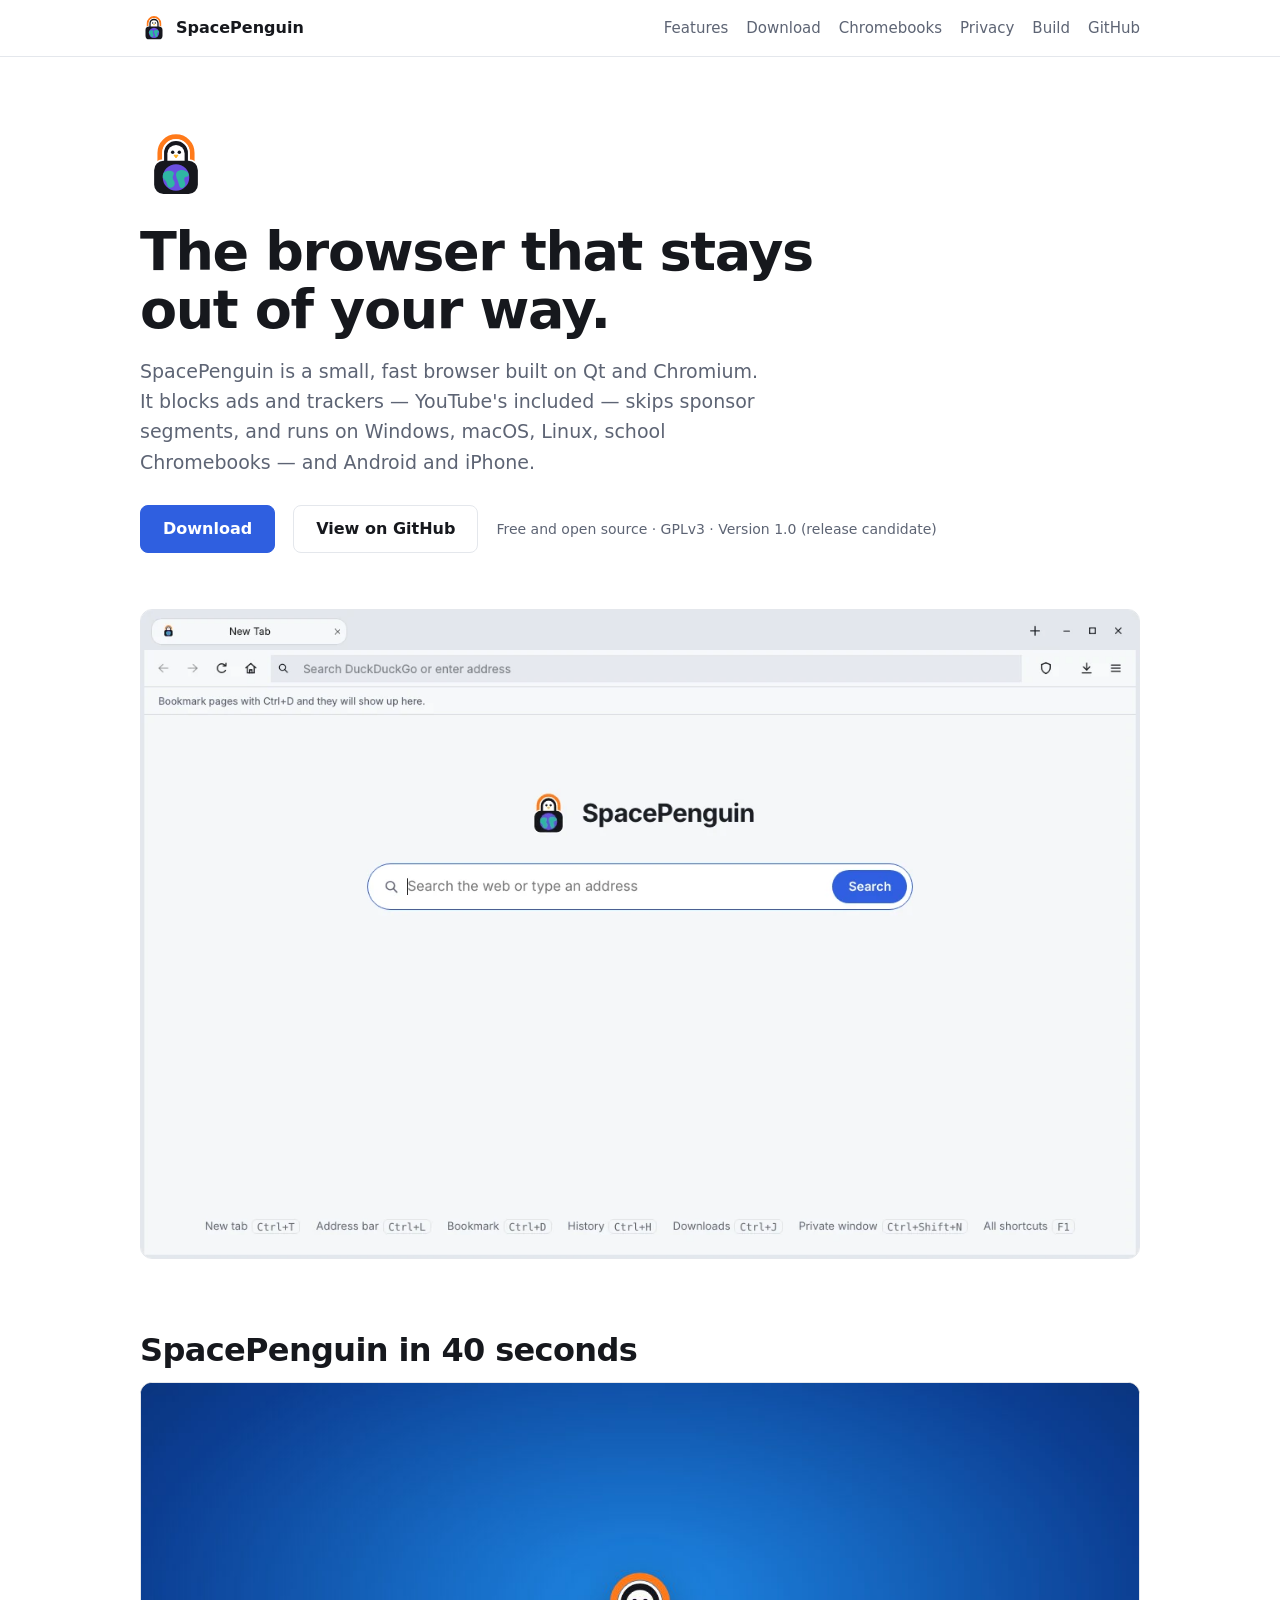
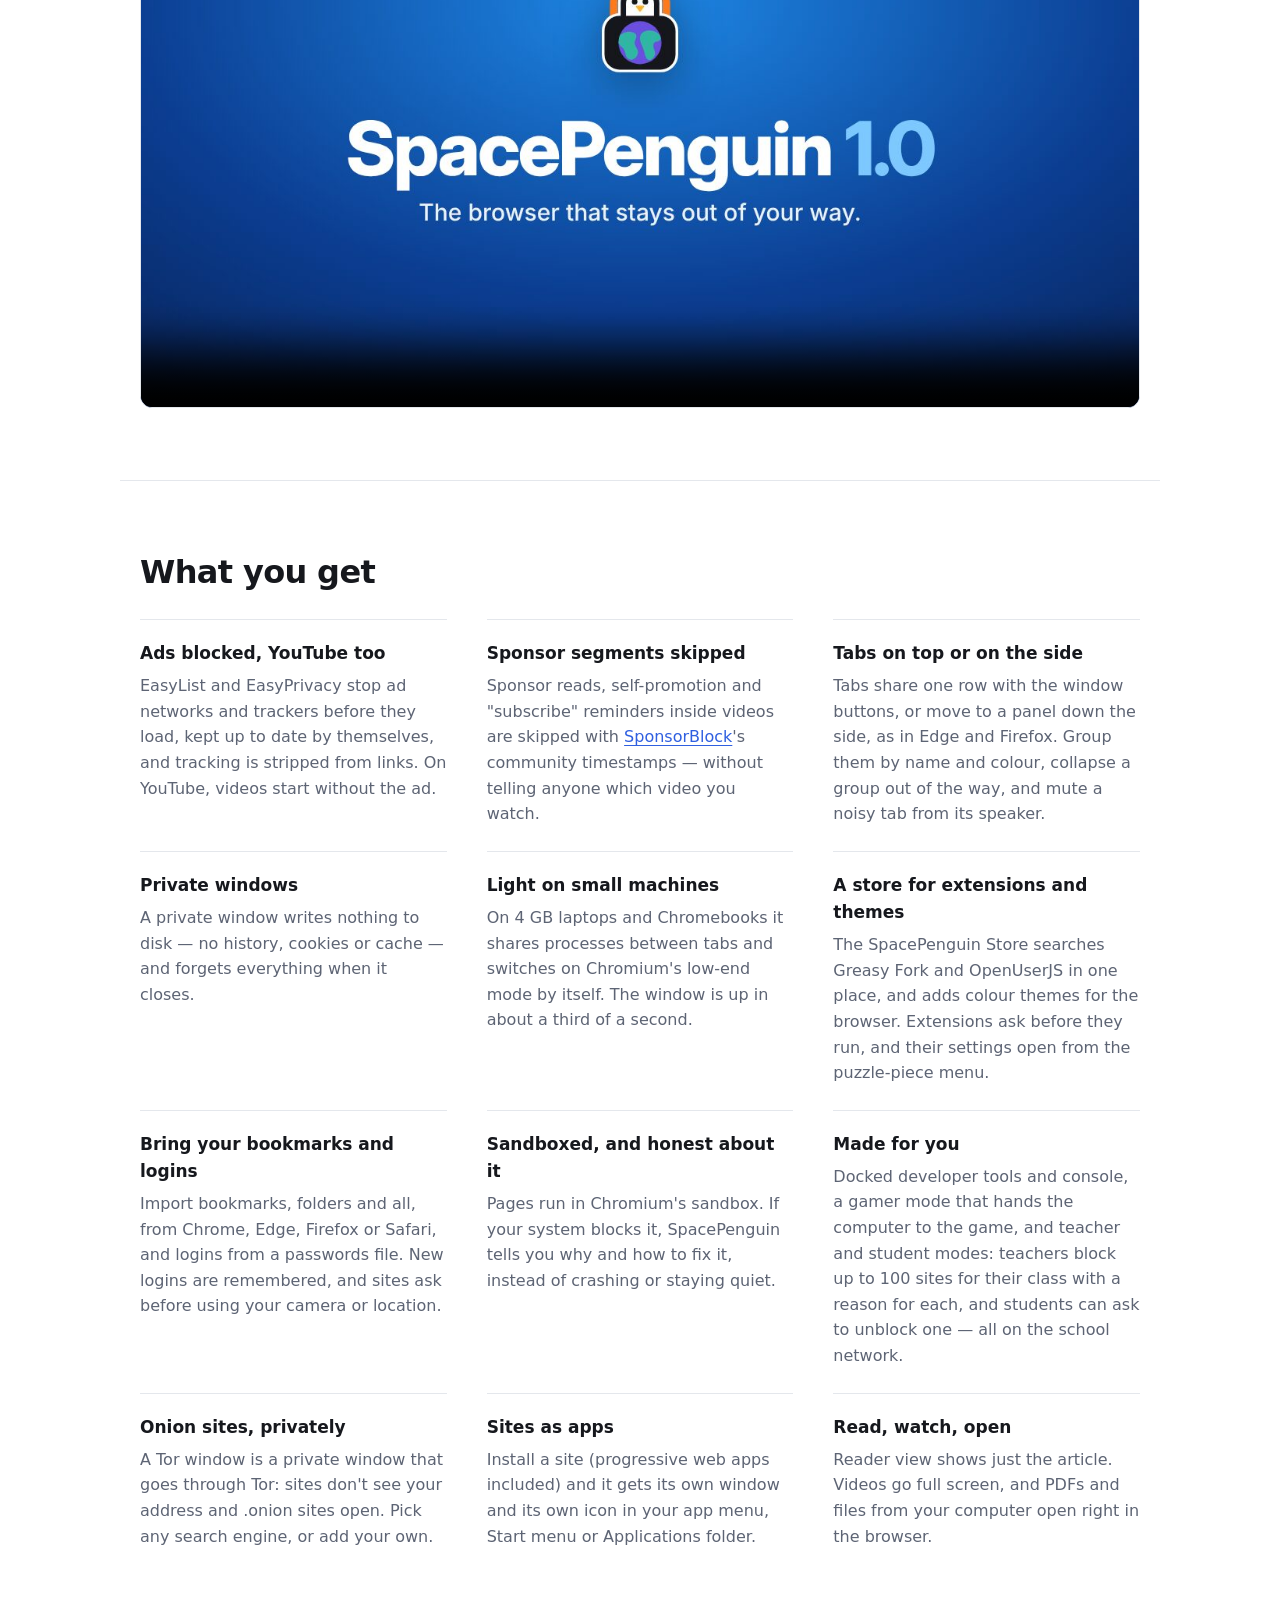
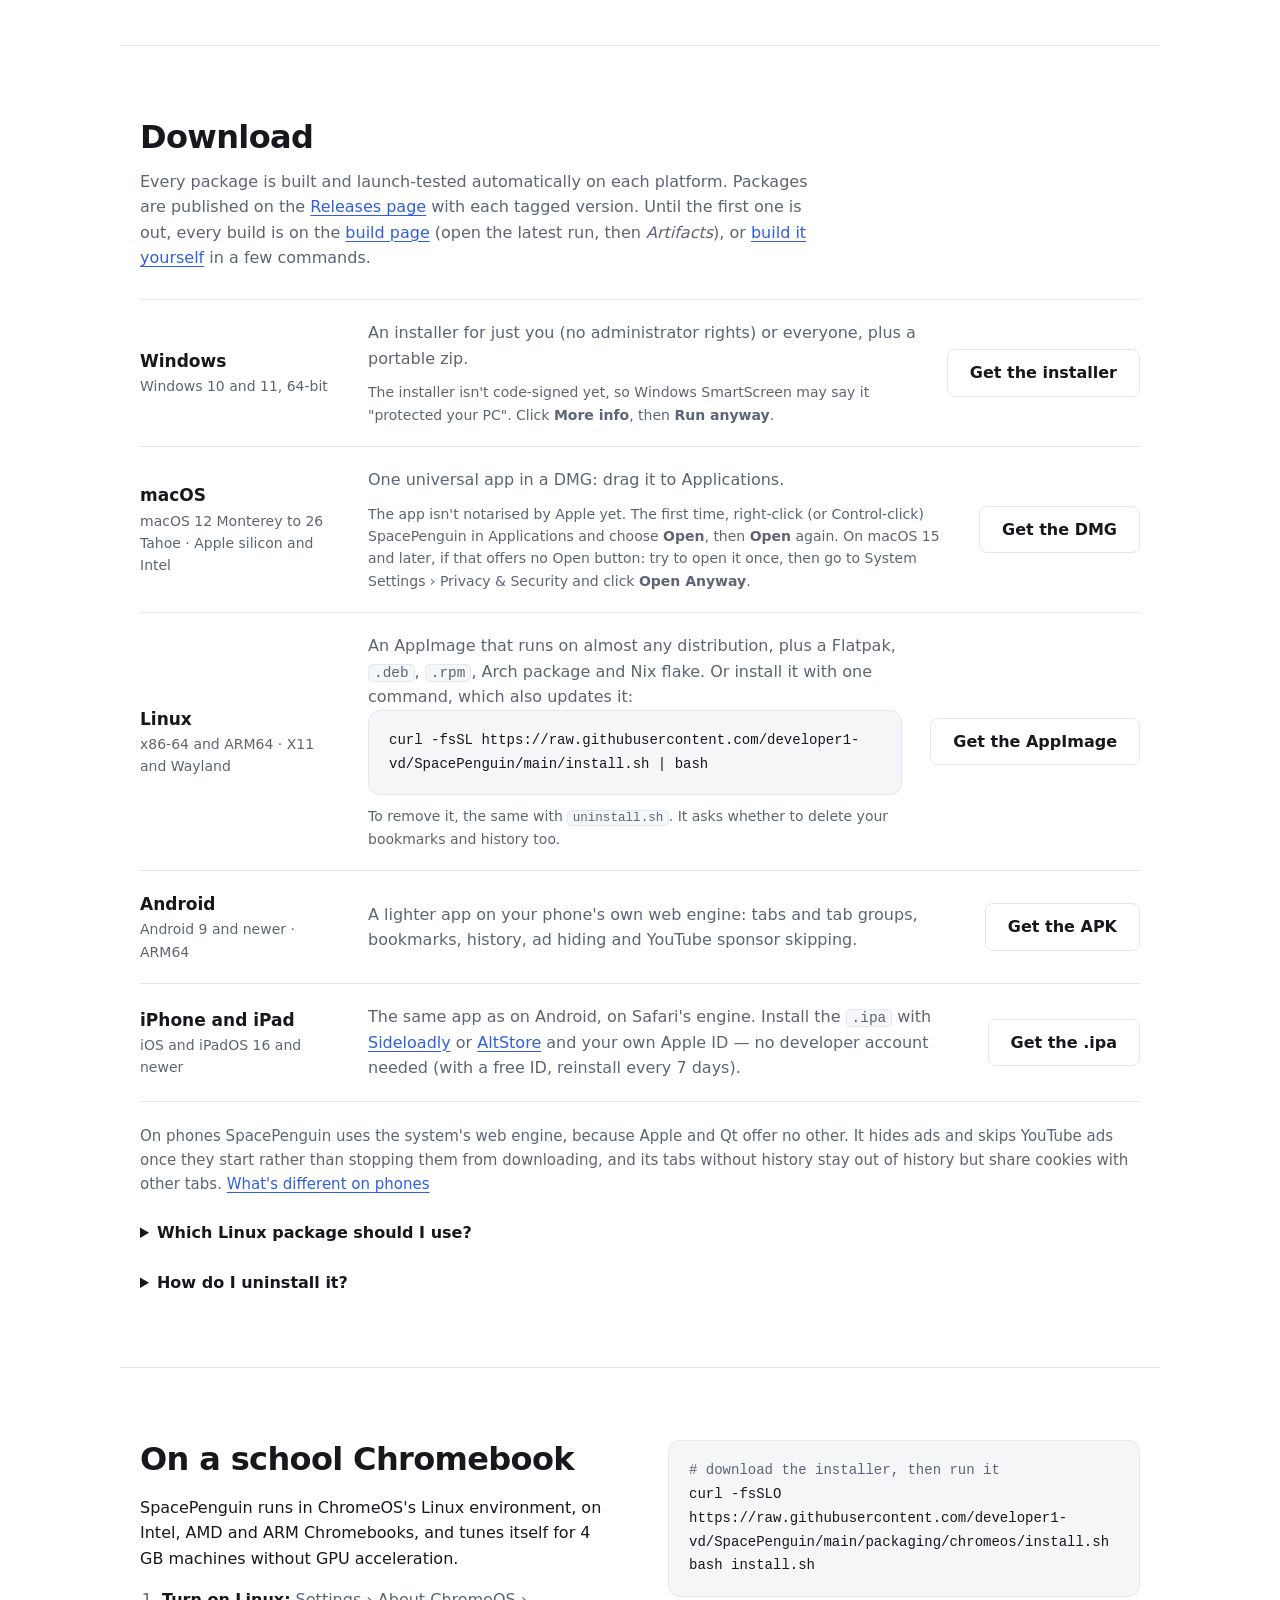
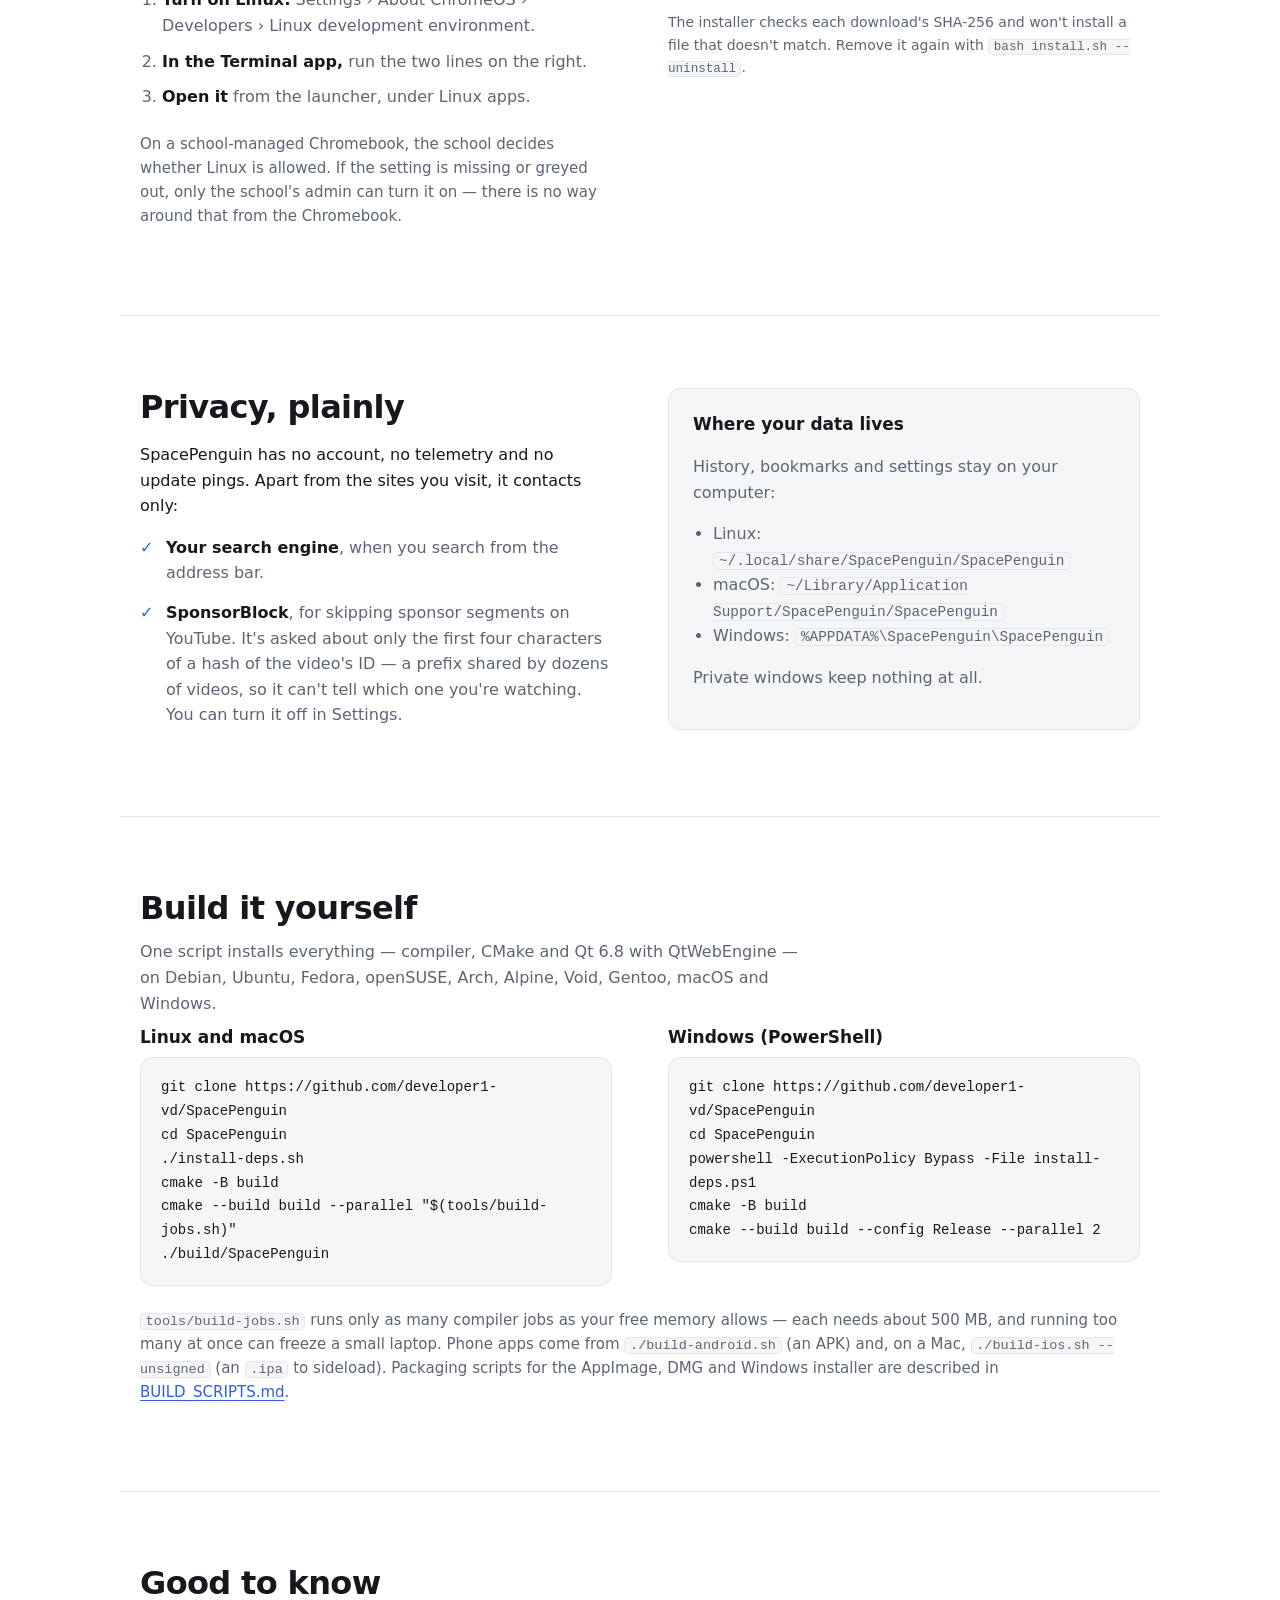
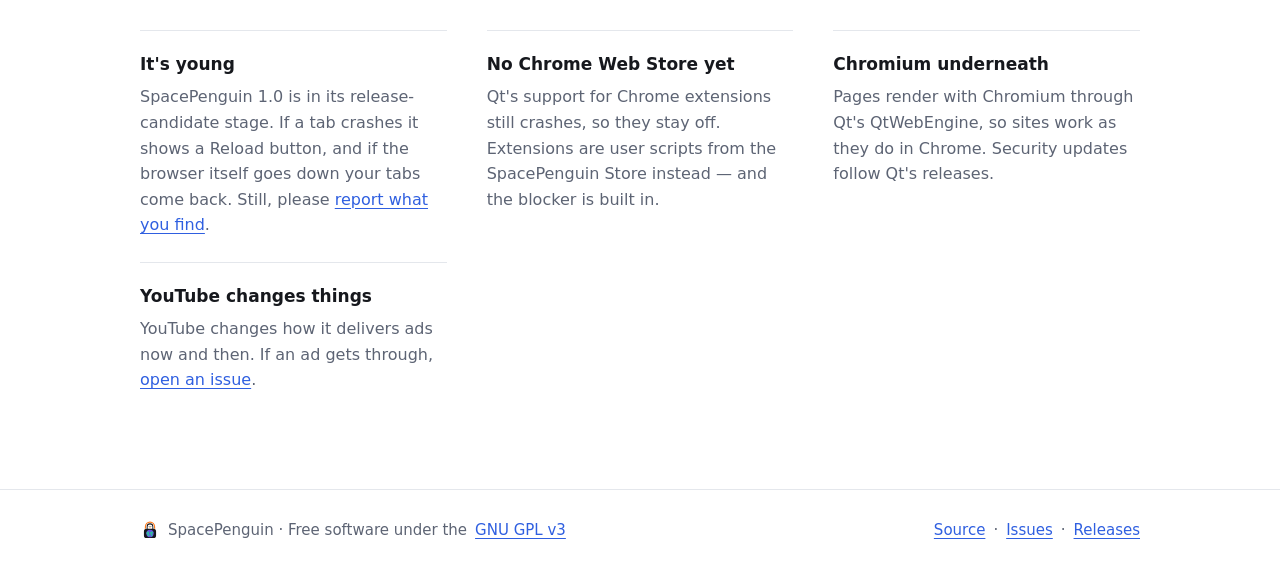
<file: docs/index.html>
<!DOCTYPE html>
<html lang="en">
<head>
<meta charset="utf-8">
<meta name="viewport" content="width=device-width, initial-scale=1">
<title>SpacePenguin — a fast, private browser</title>
<meta name="description" content="SpacePenguin is a lightweight, cross-platform browser built on Qt and Chromium. It blocks ads (YouTube's too), skips sponsor segments, and runs on Windows, macOS, Linux and Chromebooks.">
<meta name="color-scheme" content="light dark">
<meta property="og:title" content="SpacePenguin">
<meta property="og:description" content="A fast, private, cross-platform browser that blocks ads — YouTube's too.">
<meta property="og:image" content="assets/screenshot-dark.webp">
<link rel="icon" type="image/svg+xml" href="assets/logo.svg">
<link rel="icon" type="image/png" href="assets/favicon.png">
<link rel="stylesheet" href="style.css">
</head>
<body>
<a class="skip" href="#main">Skip to content</a>

<header class="site-header">
  <nav class="wrap nav" aria-label="Main">
    <a class="brand" href="#top"><img src="assets/logo.svg" alt="" width="28" height="28"> SpacePenguin</a>
    <ul>
      <li><a href="#features">Features</a></li>
      <li><a href="#download">Download</a></li>
      <li><a href="#chromebook">Chromebooks</a></li>
      <li><a href="#privacy">Privacy</a></li>
      <li><a href="#build">Build</a></li>
      <li><a href="https://github.com/developer1-vd/SpacePenguin">GitHub</a></li>
    </ul>
  </nav>
</header>

<main id="main">

<section class="hero wrap" id="top">
    <img class="hero-icon" src="assets/logo.svg" alt="" width="72" height="72">
    <h1>The browser that stays out of your way.</h1>
    <p class="lede">SpacePenguin is a small, fast browser built on Qt and Chromium. It blocks ads
      and trackers — YouTube's included — skips sponsor segments, and runs on
      Windows, macOS, Linux, school Chromebooks — and Android and iPhone.</p>
    <p class="cta">
      <a class="button" href="#download">Download</a>
      <a class="button ghost" href="https://github.com/developer1-vd/SpacePenguin">View on GitHub</a>
      <span class="fineprint">Free and open source · GPLv3 · Version 1.0 (release candidate)</span>
    </p>
    <picture class="shot">
      <source srcset="assets/screenshot-dark.webp" media="(prefers-color-scheme: dark)">
      <img src="assets/screenshot-light.webp" width="1200" height="780"
           alt="SpacePenguin's window: a row of tabs with the window buttons, an address bar, and the start page with a search box.">
    </picture>
</section>

<section id="trailer" class="wrap section">
  <h2>SpacePenguin in 40 seconds</h2>
  <video class="trailer" controls preload="none" playsinline width="1280" height="800"
         poster="assets/trailer-poster.jpg" aria-label="SpacePenguin trailer">
    <source src="assets/trailer.mp4" type="video/mp4">
    <a href="assets/trailer.mp4">Watch the trailer (MP4, 3 MB)</a>
  </video>
</section>

<section id="features" class="wrap section">
  <h2>What you get</h2>
  <div class="list">
    <article>
      <h3>Ads blocked, YouTube too</h3>
      <p>EasyList and EasyPrivacy stop ad networks and trackers before they load, kept up
        to date by themselves, and tracking is stripped from links. On YouTube, videos start
        without the ad.</p>
    </article>
    <article>
      <h3>Sponsor segments skipped</h3>
      <p>Sponsor reads, self-promotion and "subscribe" reminders inside videos are skipped
        with <a href="https://sponsor.ajay.app">SponsorBlock</a>'s community timestamps —
        without telling anyone which video you watch.</p>
    </article>
    <article>
      <h3>Tabs on top or on the side</h3>
      <p>Tabs share one row with the window buttons, or move to a panel down the side,
        as in Edge and Firefox. Group them by name and colour, collapse a group out of the
        way, and mute a noisy tab from its speaker.</p>
    </article>
    <article>
      <h3>Private windows</h3>
      <p>A private window writes nothing to disk — no history, cookies or cache — and
        forgets everything when it closes.</p>
    </article>
    <article>
      <h3>Light on small machines</h3>
      <p>On 4 GB laptops and Chromebooks it shares processes between tabs and switches on
        Chromium's low-end mode by itself. The window is up in about a third of a second.</p>
    </article>
    <article>
      <h3>A store for extensions and themes</h3>
      <p>The SpacePenguin Store searches Greasy Fork and OpenUserJS in one place, and adds
        colour themes for the browser. Extensions ask before they run, and their settings
        open from the puzzle-piece menu.</p>
    </article>
    <article>
      <h3>Bring your bookmarks and logins</h3>
      <p>Import bookmarks, folders and all, from Chrome, Edge, Firefox or Safari, and logins
        from a passwords file. New logins are remembered, and sites ask before using your
        camera or location.</p>
    </article>
    <article>
      <h3>Sandboxed, and honest about it</h3>
      <p>Pages run in Chromium's sandbox. If your system blocks it, SpacePenguin tells you
        why and how to fix it, instead of crashing or staying quiet.</p>
    </article>
    <article>
      <h3>Made for you</h3>
      <p>Docked developer tools and console, a gamer mode that hands the computer to
        the game, and teacher and student modes: teachers block up to
        100 sites for their class with a reason for each, and students can ask to unblock
        one — all on the school network.</p>
    </article>
    <article>
      <h3>Onion sites, privately</h3>
      <p>A Tor window is a private window that goes through Tor: sites don't see your
        address and .onion sites open. Pick any search engine, or add your own.</p>
    </article>
    <article>
      <h3>Sites as apps</h3>
      <p>Install a site (progressive web apps included) and it gets its own window and
        its own icon in your app menu, Start menu or Applications folder.</p>
    </article>
    <article>
      <h3>Read, watch, open</h3>
      <p>Reader view shows just the article. Videos go full screen, and PDFs and files from
        your computer open right in the browser.</p>
    </article>
  </div>
</section>

<section id="download" class="wrap section">
    <h2>Download</h2>
    <p class="section-lede">Every package is built and launch-tested automatically on each
      platform. Packages are published on the
      <a href="https://github.com/developer1-vd/SpacePenguin/releases">Releases page</a>
      with each tagged version. Until the first one is out, every build is on the
      <a href="https://github.com/developer1-vd/SpacePenguin/actions/workflows/build.yml">build
      page</a> (open the latest run, then <em>Artifacts</em>), or <a href="#build">build it
      yourself</a> in a few commands.</p>
    <div class="rows">
      <article class="row">
        <h3>Windows<span class="meta">Windows 10 and 11, 64-bit</span></h3>
        <div>
          <p>An installer for just you (no administrator rights) or everyone, plus a portable
            zip.</p>
          <p class="fineprint">The installer isn't code-signed yet, so Windows SmartScreen may
            say it "protected your PC". Click <strong>More info</strong>, then
            <strong>Run anyway</strong>.</p>
        </div>
        <a class="button ghost" href="https://github.com/developer1-vd/SpacePenguin/releases">Get the installer</a>
      </article>
      <article class="row">
        <h3>macOS<span class="meta">macOS 12 Monterey to 26 Tahoe · Apple silicon and Intel</span></h3>
        <div>
          <p>One universal app in a DMG: drag it to Applications.</p>
          <p class="fineprint">The app isn't notarised by Apple yet. The first time, right-click
            (or Control-click) SpacePenguin in Applications and choose <strong>Open</strong>, then
            <strong>Open</strong> again. On macOS 15 and later, if that offers no Open button: try to
            open it once, then go to System Settings › Privacy &amp; Security and click
            <strong>Open Anyway</strong>.</p>
        </div>
        <a class="button ghost" href="https://github.com/developer1-vd/SpacePenguin/releases">Get the DMG</a>
      </article>
      <article class="row">
        <h3>Linux<span class="meta">x86-64 and ARM64 · X11 and Wayland</span></h3>
        <div>
          <p>An AppImage that runs on almost any distribution, plus a Flatpak,
            <code>.deb</code>, <code>.rpm</code>, Arch package and Nix flake. Or install it with one
            command, which also updates it:</p>
          <pre class="code"><code>curl -fsSL https://raw.githubusercontent.com/developer1-vd/SpacePenguin/main/install.sh | bash</code></pre>
          <p class="fineprint">To remove it, the same with <code>uninstall.sh</code>. It asks whether
            to delete your bookmarks and history too.</p>
        </div>
        <a class="button ghost" href="https://github.com/developer1-vd/SpacePenguin/releases">Get the AppImage</a>
      </article>
      <article class="row">
        <h3>Android<span class="meta">Android 9 and newer · ARM64</span></h3>
        <p>A lighter app on your phone's own web engine: tabs and tab groups, bookmarks, history,
          ad hiding and YouTube sponsor skipping.</p>
        <a class="button ghost" href="https://github.com/developer1-vd/SpacePenguin/releases">Get the APK</a>
      </article>
      <article class="row">
        <h3>iPhone and iPad<span class="meta">iOS and iPadOS 16 and newer</span></h3>
        <p>The same app as on Android, on Safari's engine. Install the <code>.ipa</code> with
          <a href="https://sideloadly.io">Sideloadly</a> or <a href="https://altstore.io">AltStore</a>
          and your own Apple ID — no developer account needed (with a free ID, reinstall every 7 days).</p>
        <a class="button ghost" href="https://github.com/developer1-vd/SpacePenguin/releases">Get the .ipa</a>
      </article>
    </div>
    <p class="note">On phones SpacePenguin uses the system's web engine, because Apple and Qt
      offer no other. It hides ads and skips YouTube ads once they start rather than
      stopping them from downloading, and its tabs without history stay out of history but
      share cookies with other tabs.
      <a href="https://github.com/developer1-vd/SpacePenguin#phones-android-and-ios">What's different on phones</a></p>
    <details class="more">
      <summary>Which Linux package should I use?</summary>
      <ul>
        <li><strong>AppImage</strong> — any distribution from Ubuntu 22.04, Debian 12 and
          Fedora 36 on (ARM64: Ubuntu 24.04, Debian 13 and newer). For faster starts,
          install it once: <code>bash install.sh SpacePenguin-*.AppImage</code>.</li>
        <li><strong>.deb / .rpm</strong> — Debian 13, Ubuntu 25.04+, Fedora 41+, openSUSE
          Tumbleweed. They also set up the sandbox permission on Ubuntu.</li>
        <li><strong>Arch</strong> — <code>packaging/arch/PKGBUILD</code>.</li>
        <li><strong>Nix</strong> — <code>nix run github:developer1-vd/SpacePenguin</code>.</li>
        <li><strong>Flatpak</strong> — from SpacePenguin's own repository, which then keeps it
          up to date:
          <code>flatpak install --user https://developer1-vd.github.io/SpacePenguin/flatpak/spacepenguin.flatpakref</code>.
          Or download <code>SpacePenguin-x86_64.flatpak</code> (or <code>-aarch64</code>) from
          the releases and <code>flatpak install --user</code> it.</li>
      </ul>
    </details>
    <details class="more">
      <summary>How do I uninstall it?</summary>
      <ul>
        <li><strong>Linux and Chromebooks</strong> (installed with <code>install.sh</code>) —
          <code>curl -fsSL https://raw.githubusercontent.com/developer1-vd/SpacePenguin/main/uninstall.sh | bash</code>.
          It asks whether to delete your bookmarks, history and logins too.</li>
        <li><strong>Windows</strong> — Settings › Apps › SpacePenguin › Uninstall. Tick
          “Remove browsing data” to delete your data too.</li>
        <li><strong>macOS</strong> — drag SpacePenguin from Applications to the Bin.</li>
        <li><strong>.deb, .rpm, Arch, Flatpak</strong> — with your package manager, as any app.</li>
        <li><strong>Android and iPhone</strong> — touch and hold the icon, then remove it.</li>
      </ul>
    </details>
</section>

<section id="chromebook" class="wrap section">
  <div class="split">
  <div>
    <h2>On a school Chromebook</h2>
    <p>SpacePenguin runs in ChromeOS's Linux environment, on Intel, AMD and ARM
      Chromebooks, and tunes itself for 4 GB machines without GPU acceleration.</p>
    <ol class="steps">
      <li><strong>Turn on Linux:</strong> Settings › About ChromeOS › Developers › Linux
        development environment.</li>
      <li><strong>In the Terminal app,</strong> run the two lines on the right.</li>
      <li><strong>Open it</strong> from the launcher, under Linux apps.</li>
    </ol>
    <p class="note">On a school-managed Chromebook, the school decides whether Linux is
      allowed. If the setting is missing or greyed out, only the school's admin can turn
      it on — there is no way around that from the Chromebook.</p>
  </div>
  <div>
    <pre class="code" aria-label="Chromebook install commands"><code><span class="c"># download the installer, then run it</span>
curl -fsSLO https://raw.githubusercontent.com/developer1-vd/SpacePenguin/main/packaging/chromeos/install.sh
bash install.sh</code></pre>
    <p class="fineprint">The installer checks each download's SHA-256 and won't install a
      file that doesn't match. Remove it again with <code>bash install.sh --uninstall</code>.</p>
  </div>
  </div>
</section>

<section id="privacy" class="wrap section">
  <div class="split">
    <div>
      <h2>Privacy, plainly</h2>
      <p>SpacePenguin has no account, no telemetry and no update pings. Apart from the
        sites you visit, it contacts only:</p>
      <ul class="checks">
        <li><strong>Your search engine</strong>, when you search from the address bar.</li>
        <li><strong>SponsorBlock</strong>, for skipping sponsor segments on YouTube. It's asked
          about only the first four characters of a hash of the video's ID — a prefix shared by dozens
          of videos, so it can't tell which one you're watching. You can turn it off in
          Settings.</li>
      </ul>
    </div>
    <div class="aside">
      <h3>Where your data lives</h3>
      <p>History, bookmarks and settings stay on your computer:</p>
      <ul>
        <li>Linux: <code>~/.local/share/SpacePenguin/SpacePenguin</code></li>
        <li>macOS: <code>~/Library/Application Support/SpacePenguin/SpacePenguin</code></li>
        <li>Windows: <code>%APPDATA%\SpacePenguin\SpacePenguin</code></li>
      </ul>
      <p>Private windows keep nothing at all.</p>
    </div>
  </div>
</section>

<section id="build" class="wrap section">
  <h2>Build it yourself</h2>
  <p class="section-lede">One script installs everything — compiler, CMake and Qt 6.8 with
    QtWebEngine — on Debian, Ubuntu, Fedora, openSUSE, Arch, Alpine, Void, Gentoo, macOS
    and Windows.</p>
  <div class="split">
    <div>
      <h3>Linux and macOS</h3>
      <pre class="code"><code>git clone https://github.com/developer1-vd/SpacePenguin
cd SpacePenguin
./install-deps.sh
cmake -B build
cmake --build build --parallel "$(tools/build-jobs.sh)"
./build/SpacePenguin</code></pre>
    </div>
    <div>
      <h3>Windows (PowerShell)</h3>
      <pre class="code"><code>git clone https://github.com/developer1-vd/SpacePenguin
cd SpacePenguin
powershell -ExecutionPolicy Bypass -File install-deps.ps1
cmake -B build
cmake --build build --config Release --parallel 2</code></pre>
    </div>
  </div>
  <p class="note"><code>tools/build-jobs.sh</code> runs only as many compiler jobs as your
    free memory allows — each needs about 500 MB, and running too many at once can freeze a
    small laptop. Phone apps come from <code>./build-android.sh</code> (an APK) and, on a Mac,
    <code>./build-ios.sh --unsigned</code> (an <code>.ipa</code> to sideload). Packaging scripts for
    the AppImage, DMG and Windows installer are described in
    <a href="https://github.com/developer1-vd/SpacePenguin/blob/main/BUILD_SCRIPTS.md">BUILD_SCRIPTS.md</a>.</p>
</section>

<section id="limits" class="wrap section">
    <h2>Good to know</h2>
    <div class="list">
      <div>
        <h3>It's young</h3>
        <p>SpacePenguin 1.0 is in its release-candidate stage. If a tab crashes it shows a Reload button, and
          if the browser itself goes down your tabs come back. Still, please
          <a href="https://github.com/developer1-vd/SpacePenguin/issues">report what you find</a>.</p>
      </div>
      <div>
        <h3>No Chrome Web Store yet</h3>
        <p>Qt's support for Chrome extensions still crashes, so they stay off. Extensions are
          user scripts from the SpacePenguin Store instead — and the blocker is built in.</p>
      </div>
      <div>
        <h3>Chromium underneath</h3>
        <p>Pages render with Chromium through Qt's QtWebEngine, so sites work as they do in
          Chrome. Security updates follow Qt's releases.</p>
      </div>
      <div>
        <h3>YouTube changes things</h3>
        <p>YouTube changes how it delivers ads now and then. If an ad gets through,
          <a href="https://github.com/developer1-vd/SpacePenguin/issues">open an issue</a>.</p>
      </div>
    </div>
</section>

</main>

<footer class="site-footer">
  <div class="wrap footer-inner">
    <p><img src="assets/logo.svg" alt="" width="20" height="20"> SpacePenguin · Free software
      under the <a href="https://github.com/developer1-vd/SpacePenguin/blob/main/LICENSE">GNU GPL v3</a></p>
    <p><a href="https://github.com/developer1-vd/SpacePenguin">Source</a> ·
      <a href="https://github.com/developer1-vd/SpacePenguin/issues">Issues</a> ·
      <a href="https://github.com/developer1-vd/SpacePenguin/releases">Releases</a></p>
  </div>
</footer>
</body>
</html>
</file>
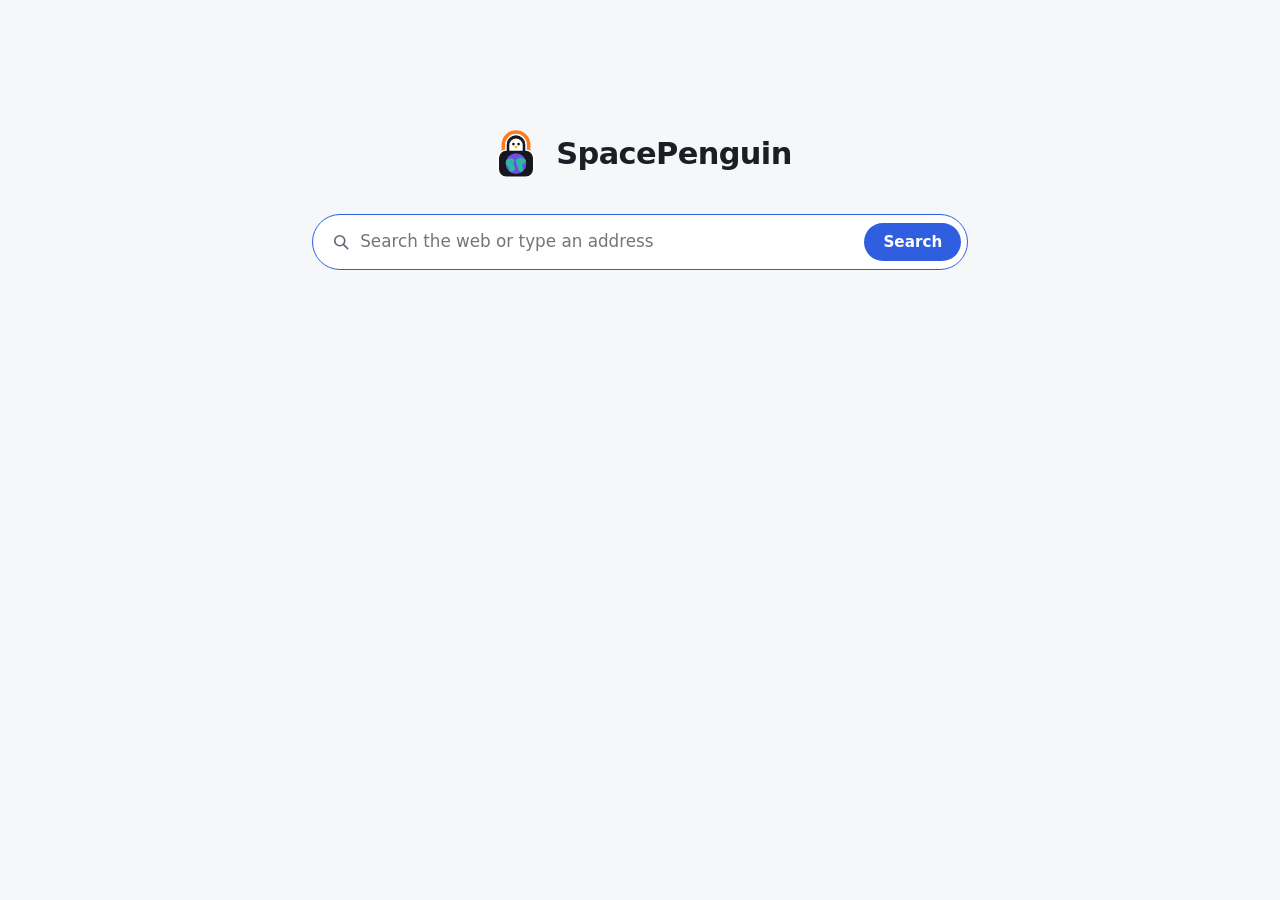
<file: html/start.html>
<!DOCTYPE html>
<html lang="en">
<head>
<meta charset="utf-8">
<meta name="color-scheme" content="light dark">
<meta name="viewport" content="width=device-width, initial-scale=1">
<title>New Tab</title>
<style>
  :root {
    --bg: #f6f7f9;
    --card: #ffffff;
    --card-hover: #eef0f4;
    --text: #1b1e25;
    --muted: #5f6675;
    --line: #e1e4ea;
    --accent: #2f5fe0;
    --mark: #2f5fe0;
    --private: #7c4ddb;
    --on-accent: #ffffff;
  }
  @media (prefers-color-scheme: dark) {
    :root {
      --bg: #121317;
      --card: #1b1d23;
      --card-hover: #23262d;
      --text: #e9ebf1;
      --muted: #9aa1b1;
      --line: #2a2d35;
      --accent: #82a0ff;
      --private: #b48cff;
      --on-accent: #10142a;
    }
  }
  /* Set by the browser when its theme is not "Follow system". */
  :root.light {
    color-scheme: light;
    --bg: #f6f7f9; --card: #ffffff; --card-hover: #eef0f4; --text: #1b1e25; --muted: #5f6675;
    --line: #e1e4ea; --accent: #2f5fe0; --private: #7c4ddb; --on-accent: #ffffff;
  }
  :root.dark {
    color-scheme: dark;
    --bg: #121317; --card: #1b1d23; --card-hover: #23262d; --text: #e9ebf1; --muted: #9aa1b1;
    --line: #2a2d35; --accent: #82a0ff; --private: #b48cff; --on-accent: #10142a;
  }
  * { box-sizing: border-box; }
  html, body { height: 100%; }
  body {
    margin: 0;
    font: 15px/1.5 system-ui, -apple-system, "Segoe UI", Roboto, sans-serif;
    color: var(--text);
    background: var(--bg);
    display: flex;
    flex-direction: column;
    align-items: center;
  }
  main {
    width: 100%;
    max-width: 44rem;
    padding: 14vh 1.5rem 2rem;
    flex: 1;
  }
  .brand {
    display: flex;
    align-items: center;
    justify-content: center;
    gap: 0.75rem;
    margin-bottom: 2rem;
  }
  .brand svg { width: 56px; height: 56px; }
  .brand h1 { font-size: 1.9rem; margin: 0; letter-spacing: -0.02em; font-weight: 700; }

  form {
    display: flex;
    align-items: center;
    gap: 0.6rem;
    background: var(--card);
    border: 1px solid var(--line);
    border-radius: 999px;
    padding: 0.3rem 0.35rem 0.3rem 1.1rem;
    transition: border-color 0.15s;
  }
  form:focus-within { border-color: var(--accent); }
  form svg { width: 20px; height: 20px; flex: none; stroke: var(--muted); }
  input {
    flex: 1;
    min-width: 0;
    border: none;
    outline: none;
    background: transparent;
    color: inherit;
    font: inherit;
    font-size: 1.05rem;
    padding: 0.6rem 0;
  }
  button {
    border: none;
    border-radius: 999px;
    background: var(--accent);
    color: var(--on-accent);
    font: 600 0.95rem system-ui, -apple-system, "Segoe UI", sans-serif;
    padding: 0.65rem 1.2rem;
    cursor: pointer;
  }
  button:hover { opacity: 0.9; }

  .private {
    display: none;
    margin: 1.5rem 0 0;
    padding: 1rem 1.2rem;
    border-radius: 12px;
    border: 1px solid var(--line);
    background: var(--card);
    color: var(--muted);
  }
  .private strong { color: var(--private); }
  body.is-private .private { display: block; }

  .tiles {
    display: grid;
    grid-template-columns: repeat(auto-fill, minmax(150px, 1fr));
    gap: 0.6rem;
    margin-top: 2rem;
  }
  .tile {
    display: flex;
    align-items: center;
    gap: 0.7rem;
    padding: 0.7rem 0.8rem;
    border-radius: 12px;
    background: var(--card);
    border: 1px solid var(--line);
    color: inherit;
    text-decoration: none;
    min-width: 0;
    transition: background 0.12s;
  }
  .tile:hover { background: var(--card-hover); }
  .avatar {
    flex: none;
    width: 32px;
    height: 32px;
    border-radius: 8px;
    display: grid;
    place-items: center;
    font-weight: 700;
    color: #fff;
  }
  .label { min-width: 0; }
  .label div { white-space: nowrap; overflow: hidden; text-overflow: ellipsis; }
  .label .host { font-size: 0.78rem; color: var(--muted); }

  footer {
    padding: 1.5rem;
    color: var(--muted);
    font-size: 0.82rem;
    display: flex;
    flex-wrap: wrap;
    justify-content: center;
    gap: 0.4rem 1.2rem;
  }
  kbd {
    font: 0.78rem ui-monospace, "SF Mono", Menlo, Consolas, monospace;
    border: 1px solid var(--line);
    border-radius: 6px;
    padding: 0.05rem 0.35rem;
    margin-left: 0.3rem;
  }
  /*SP_ACCENT*/
</style>
</head>
<body>
  <main>
    <div class="brand">
      <svg viewBox="0 0 100 100" aria-hidden="true">
        <clipPath id="sp-globe"><circle cx="50" cy="72" r="20"/></clipPath>
        <g transform="translate(50 50) scale(.92) translate(-50 -53.25)">
          <path d="M25.5 54V35a24.5 24.5 0 0 1 49 0v19" fill="none" stroke="#ff7a1a" stroke-width="7"/>
          <path d="M32 47V35a18 18 0 0 1 36 0v12h1a14 14 0 0 1 14 14v22a14 14 0 0 1-14 14H31a14 14 0 0 1-14-14V61a14 14 0 0 1 14-14z" fill="#16171d" stroke="#fff" stroke-width="5" stroke-linejoin="round" paint-order="stroke"/>
          <path d="M37 47V36a13 13 0 0 1 26 0v11z" fill="#fff"/>
          <circle cx="45" cy="34" r="2.6" fill="#16171d"/>
          <circle cx="55" cy="34" r="2.6" fill="#16171d"/>
          <path d="M47 38.5h6l-3 4z" fill="#ffb21f" stroke="#ffb21f" stroke-width="1.5" stroke-linejoin="round"/>
          <circle cx="50" cy="72" r="20" fill="#6a4fe0"/>
          <path d="M33 64c4-3 10-3 13 0 2 3-1 5-1 8 0 4 4 6 3 10-1 5-6 7-9 5-3-2-2-7-5-10-3-3-6-6-5-9 1-2 2-3 4-4zM56 61c5-1 11 1 13 5 1 3-1 5-4 5-3 1-3 4-2 7 2 4 1 8-3 10-4 1-5-3-6-7-1-5-4-8-4-13 0-4 2-6 6-7z" fill="#2fb7a3" clip-path="url(#sp-globe)"/>
        </g>
      </svg>
      <h1>SpacePenguin</h1>
    </div>

    <form id="search" role="search" autocomplete="off">
      <svg viewBox="0 0 24 24" fill="none" stroke-width="2" stroke-linecap="round" aria-hidden="true">
        <circle cx="10.5" cy="10.5" r="6"/><path d="M15 15l5 5"/>
      </svg>
      <input id="q" type="search" name="q" placeholder="Search the web or type an address"
             aria-label="Search" autofocus>
      <button type="submit">Search</button>
    </form>

    <p class="private">
      <strong>Private window.</strong> Pages you open here leave no history, cookies or cache
      on this computer once you close every private window. Websites, your network and your
      employer can still see what you do.
    </p>

    <nav class="tiles" id="tiles" aria-label="Most visited"></nav>
  </main>

  <footer id="shortcuts" aria-label="Keyboard shortcuts"></footer>

<script>
(function () {
  "use strict";
  // Filled in by the browser for every request; see StartPageSchemeHandler.
  var data = /*SP_DATA*/null || { search: "https://duckduckgo.com/?q={query}", tiles: [], private: false };

  if (data.private) document.body.classList.add("is-private");

  function looksLikeAddress(text) {
    return /^[a-z][a-z0-9+.-]*:\/\//i.test(text) || /^[^\s\/]+\.[a-z]{2,}(\/\S*)?$/i.test(text);
  }

  document.getElementById("search").addEventListener("submit", function (event) {
    event.preventDefault();
    var text = document.getElementById("q").value.trim();
    if (!text) return;
    if (looksLikeAddress(text)) {
      location.href = /^[a-z][a-z0-9+.-]*:\/\//i.test(text) ? text : "https://" + text;
    } else {
      location.href = data.search.replace("{query}", encodeURIComponent(text));
    }
  });

  var palette = ["#2f5fe8", "#7c4ddb", "#d0428a", "#e0632f", "#1f8a4c", "#0f8fa8", "#b2771a", "#4a5568"];
  function hue(text) {
    var hash = 0;
    for (var i = 0; i < text.length; i++) hash = (hash * 31 + text.charCodeAt(i)) | 0;
    return palette[Math.abs(hash) % palette.length];
  }

  var footer = document.getElementById("shortcuts");
  (data.shortcuts || []).forEach(function (shortcut) {
    if (!shortcut.keys) return;
    var item = document.createElement("span");
    item.textContent = shortcut.label;
    var keys = document.createElement("kbd");
    keys.textContent = shortcut.keys;
    item.appendChild(keys);
    footer.appendChild(item);
  });

  var tiles = document.getElementById("tiles");
  (data.tiles || []).slice(0, 8).forEach(function (tile) {
    var url;
    try { url = new URL(tile.url); } catch (e) { return; }
    if (url.protocol !== "https:" && url.protocol !== "http:") return;

    var host = url.hostname.replace(/^www\./, "");
    var link = document.createElement("a");
    link.className = "tile";
    link.href = url.href;
    link.title = tile.title || url.href;

    var avatar = document.createElement("span");
    avatar.className = "avatar";
    avatar.style.background = hue(host);
    avatar.textContent = (host.charAt(0) || "?").toUpperCase();

    var label = document.createElement("span");
    label.className = "label";
    var title = document.createElement("div");
    title.textContent = tile.title || host;
    var hostLine = document.createElement("div");
    hostLine.className = "host";
    hostLine.textContent = host;
    label.appendChild(title);
    label.appendChild(hostLine);

    link.appendChild(avatar);
    link.appendChild(label);
    tiles.appendChild(link);
  });
})();
</script>
</body>
</html>
</file>
<file: docs/style.css>
/* SpacePenguin's site: flat colours, hairline rules, nothing that glows. */

:root {
  --bg: #ffffff;
  --text: #16181d;
  --muted: #5d6474;
  --rule: #e4e7ec;
  --soft: #f5f6f8;
  --accent: #2f5fe0;
  --accent-text: #ffffff;
  --wrap: 1040px;
  color-scheme: light;
}

@media (prefers-color-scheme: dark) {
  :root {
    --bg: #121317;
    --text: #e8eaf0;
    --muted: #9aa1b2;
    --rule: #2a2d35;
    --soft: #1a1c22;
    --accent: #82a0ff;
    --accent-text: #10142a;
    color-scheme: dark;
  }
}

* { box-sizing: border-box; }

html { scroll-behavior: smooth; scroll-padding-top: 64px; }

body {
  margin: 0;
  background: var(--bg);
  color: var(--text);
  font: 16px/1.6 system-ui, -apple-system, "Segoe UI", Roboto, "Noto Sans", sans-serif;
  -webkit-font-smoothing: antialiased;
}

a { color: var(--accent); text-underline-offset: 3px; }

code {
  font: 0.9em ui-monospace, "SF Mono", "JetBrains Mono", Menlo, Consolas, monospace;
  background: var(--soft);
  border: 1px solid var(--rule);
  padding: 0 0.35em;
  border-radius: 5px;
  overflow-wrap: anywhere;
}

img { max-width: 100%; height: auto; }

.wrap { max-width: var(--wrap); margin: 0 auto; padding: 0 20px; }

.skip { position: absolute; left: -999px; }
.skip:focus { left: 16px; top: 12px; z-index: 10; background: var(--bg); padding: 8px 14px; border: 1px solid var(--rule); border-radius: 8px; }

/* ---- Header ------------------------------------------------------------- */

.site-header { position: sticky; top: 0; z-index: 5; background: var(--bg); border-bottom: 1px solid var(--rule); }

.nav { display: flex; align-items: center; justify-content: space-between; gap: 12px; min-height: 56px; flex-wrap: wrap; }

.brand { display: inline-flex; align-items: center; gap: 8px; font-weight: 700; color: var(--text); text-decoration: none; }

.nav ul { display: flex; flex-wrap: wrap; gap: 2px 18px; list-style: none; margin: 0; padding: 6px 0; }
.nav li a { color: var(--muted); text-decoration: none; font-size: 15px; }
.nav li a:hover { color: var(--text); }

/* ---- Hero --------------------------------------------------------------- */

.hero { padding-top: 72px; }
.hero-icon { width: 72px; height: 72px; display: block; }

h1 { font-size: clamp(34px, 5.5vw, 54px); line-height: 1.08; letter-spacing: -0.025em; margin: 22px 0 16px; font-weight: 750; max-width: 14em; }

.lede { max-width: 620px; margin: 0; font-size: clamp(17px, 2vw, 19px); color: var(--muted); }

.cta { display: flex; flex-wrap: wrap; align-items: center; gap: 10px 18px; margin: 28px 0 0; }

.button {
  display: inline-block; padding: 10px 22px; border-radius: 8px;
  background: var(--accent); color: var(--accent-text); font-weight: 600;
  text-decoration: none; border: 1px solid var(--accent);
}
.button:hover { opacity: 0.9; }
.button.ghost { background: transparent; color: var(--text); border-color: var(--rule); }
.button.ghost:hover { background: var(--soft); opacity: 1; }

.fineprint { color: var(--muted); font-size: 14px; }

.shot { display: block; margin: 56px 0 0; }
.trailer { display: block; width: 100%; height: auto; border: 1px solid var(--rule); border-radius: 12px; background: #071d4a; }
.shot img { display: block; width: 100%; border: 1px solid var(--rule); border-radius: 12px; }

/* ---- Sections ----------------------------------------------------------- */

.section { padding-top: 72px; padding-bottom: 72px; border-top: 1px solid var(--rule); }
.hero + .section { border-top: 0; }

h2 { font-size: clamp(26px, 3.2vw, 32px); letter-spacing: -0.02em; margin: 0 0 12px; line-height: 1.2; font-weight: 700; }
h3 { font-size: 17px; margin: 0 0 6px; }
.section-lede { color: var(--muted); max-width: 680px; margin: 0 0 8px; }

/* A grid of plain items, each under a hairline. */
.list { display: grid; grid-template-columns: repeat(auto-fill, minmax(min(300px, 100%), 1fr)); gap: 0 40px; margin-top: 28px; }
.list > * { min-width: 0; border-top: 1px solid var(--rule); padding: 20px 0 24px; }
.list p { color: var(--muted); margin: 0; }

/* Downloads: one row per platform. */
.rows { margin-top: 28px; border-bottom: 1px solid var(--rule); }
.row { display: grid; grid-template-columns: 200px 1fr auto; gap: 8px 28px; align-items: center; border-top: 1px solid var(--rule); padding: 20px 0; }
.row > * { min-width: 0; }
.row h3 { margin: 0; }
.row p { margin: 0; color: var(--muted); }
.row > div > * + * { margin-top: 10px; }
.row .meta { display: block; font-size: 14px; font-weight: 400; color: var(--muted); }

.more { margin-top: 24px; }
.more summary { cursor: pointer; font-weight: 600; }
.more ul { color: var(--muted); padding-left: 20px; }
.more li { margin: 8px 0; }

.split { display: grid; grid-template-columns: repeat(auto-fit, minmax(min(320px, 100%), 1fr)); gap: 32px 56px; align-items: start; }
/* Grid items may shrink below their content, so long code lines wrap instead of
   widening the page. */
.split > * { min-width: 0; }

.steps { padding-left: 22px; color: var(--muted); }
.steps li { margin: 10px 0; }
.steps strong, .checks strong { color: var(--text); }

.note { color: var(--muted); font-size: 15px; margin-top: 22px; }

.checks { list-style: none; padding: 0; color: var(--muted); }
.checks li { position: relative; padding-left: 26px; margin: 14px 0; }
.checks li::before { content: "✓"; position: absolute; left: 0; color: var(--accent); font-weight: 700; }

.aside { background: var(--soft); border: 1px solid var(--rule); border-radius: 12px; padding: 22px 24px; }
.aside ul { color: var(--muted); padding-left: 20px; }
.aside p { color: var(--muted); }

pre.code {
  background: var(--soft); color: var(--text); border: 1px solid var(--rule); border-radius: 12px;
  padding: 18px 20px; font-size: 14px; line-height: 1.7; margin: 0;
  white-space: pre-wrap; overflow-wrap: anywhere;
}
pre.code code { background: none; border: 0; padding: 0; font-size: inherit; }
pre.code .c { color: var(--muted); }

/* ---- Footer ------------------------------------------------------------- */

.site-footer { border-top: 1px solid var(--rule); padding: 28px 0; color: var(--muted); font-size: 15px; }
.footer-inner { display: flex; flex-wrap: wrap; justify-content: space-between; gap: 12px; }
.footer-inner p { margin: 0; display: inline-flex; align-items: center; gap: 8px; }

@media (max-width: 640px) {
  .nav { padding-top: 6px; }
  .hero { padding-top: 44px; }
  .section { padding-top: 56px; padding-bottom: 56px; }
  .row { grid-template-columns: 1fr; }
  .row .button { justify-self: start; }
}

@media (prefers-reduced-motion: reduce) {
  html { scroll-behavior: auto; }
}
</file>
